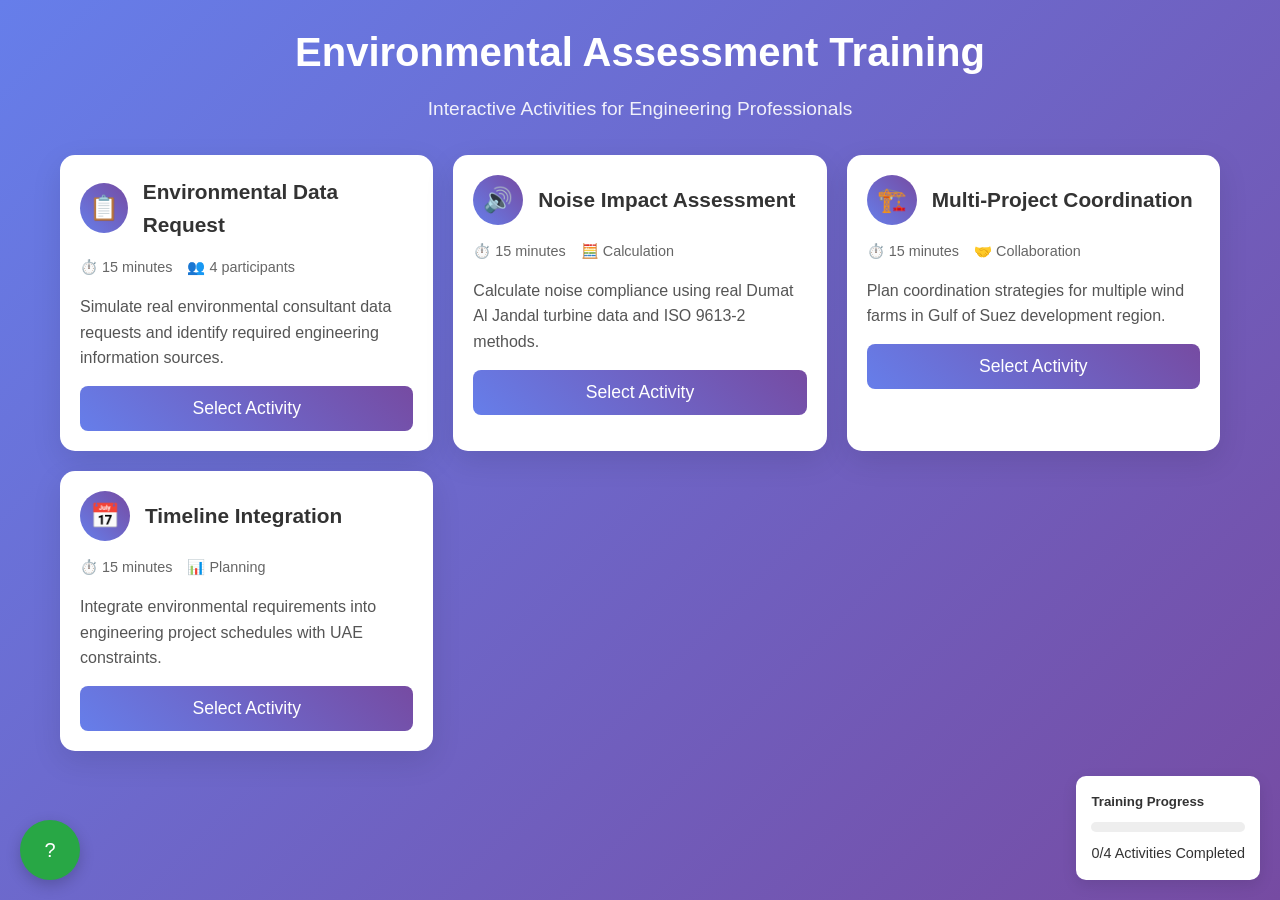
<file: d4act.html>
<!DOCTYPE html>
<html lang="en">
<head>
    <meta charset="UTF-8">
    <meta name="viewport" content="width=device-width, initial-scale=1.0">
    <title>Environmental Assessment Training Activities</title>
    <style>
        * {
            margin: 0;
            padding: 0;
            box-sizing: border-box;
        }
        
        body {
            font-family: 'Arial', sans-serif;
            line-height: 1.6;
            color: #333;
            background: linear-gradient(135deg, #667eea 0%, #764ba2 100%);
            min-height: 100vh;
        }
        
        .container {
            max-width: 1200px;
            margin: 0 auto;
            padding: 20px;
        }
        
        .header {
            text-align: center;
            color: white;
            margin-bottom: 30px;
        }
        
        .header h1 {
            font-size: 2.5em;
            margin-bottom: 10px;
        }
        
        .header p {
            font-size: 1.2em;
            opacity: 0.9;
        }
        
        .activities-grid {
            display: grid;
            grid-template-columns: repeat(auto-fit, minmax(300px, 1fr));
            gap: 20px;
            margin-bottom: 30px;
        }
        
        .activity-card {
            background: white;
            border-radius: 15px;
            padding: 20px;
            box-shadow: 0 10px 30px rgba(0,0,0,0.1);
            transition: transform 0.3s ease, box-shadow 0.3s ease;
            cursor: pointer;
        }
        
        .activity-card:hover {
            transform: translateY(-5px);
            box-shadow: 0 20px 40px rgba(0,0,0,0.15);
        }
        
        .activity-header {
            display: flex;
            align-items: center;
            margin-bottom: 15px;
        }
        
        .activity-icon {
            width: 50px;
            height: 50px;
            background: linear-gradient(45deg, #667eea, #764ba2);
            border-radius: 50%;
            display: flex;
            align-items: center;
            justify-content: center;
            margin-right: 15px;
            color: white;
            font-size: 1.5em;
        }
        
        .activity-title {
            font-size: 1.3em;
            font-weight: bold;
            color: #333;
        }
        
        .activity-meta {
            display: flex;
            gap: 15px;
            margin-bottom: 15px;
            font-size: 0.9em;
            color: #666;
        }
        
        .meta-item {
            display: flex;
            align-items: center;
            gap: 5px;
        }
        
        .activity-description {
            margin-bottom: 15px;
            color: #555;
        }
        
        .select-button {
            width: 100%;
            padding: 12px;
            background: linear-gradient(45deg, #667eea, #764ba2);
            color: white;
            border: none;
            border-radius: 8px;
            font-size: 1.1em;
            cursor: pointer;
            transition: opacity 0.3s ease;
        }
        
        .select-button:hover {
            opacity: 0.9;
        }
        
        .activity-details {
            display: none;
            background: white;
            border-radius: 15px;
            padding: 30px;
            box-shadow: 0 10px 30px rgba(0,0,0,0.1);
            margin-top: 20px;
        }
        
        .details-header {
            display: flex;
            justify-content: space-between;
            align-items: center;
            margin-bottom: 20px;
            border-bottom: 2px solid #eee;
            padding-bottom: 15px;
        }
        
        .back-button {
            padding: 8px 16px;
            background: #6c757d;
            color: white;
            border: none;
            border-radius: 5px;
            cursor: pointer;
        }
        
        .materials-section {
            margin-bottom: 25px;
        }
        
        .section-title {
            color: #667eea;
            font-size: 1.4em;
            margin-bottom: 15px;
            border-left: 4px solid #667eea;
            padding-left: 10px;
        }
        
        .data-table {
            width: 100%;
            border-collapse: collapse;
            margin: 15px 0;
            background: #f8f9fa;
            border-radius: 8px;
            overflow: hidden;
        }
        
        .data-table th {
            background: #667eea;
            color: white;
            padding: 12px;
            text-align: left;
        }
        
        .data-table td {
            padding: 10px 12px;
            border-bottom: 1px solid #dee2e6;
        }
        
        .calculation-box {
            background: #f8f9fa;
            border: 1px solid #dee2e6;
            border-radius: 8px;
            padding: 20px;
            margin: 15px 0;
            font-family: 'Courier New', monospace;
        }
        
        .worksheet {
            background: #fff3cd;
            border: 1px solid #ffeaa7;
            border-radius: 8px;
            padding: 20px;
            margin: 15px 0;
        }
        
        .solution {
            background: #d4edda;
            border: 1px solid #c3e6cb;
            border-radius: 8px;
            padding: 15px;
            margin: 15px 0;
        }
        
        .print-button {
            padding: 10px 20px;
            background: #28a745;
            color: white;
            border: none;
            border-radius: 5px;
            cursor: pointer;
            margin: 10px 0;
        }
    </style>
</head>
<body>
    <div class="container">
        <div class="header">
            <h1>Environmental Assessment Training</h1>
            <p>Interactive Activities for Engineering Professionals</p>
        </div>
        
        <div id="activities-overview">
            <div class="activities-grid">
                <div class="activity-card" onclick="selectActivity(1)">
                    <div class="activity-header">
                        <div class="activity-icon">📋</div>
                        <div class="activity-title">Environmental Data Request</div>
                    </div>
                    <div class="activity-meta">
                        <div class="meta-item">⏱️ 15 minutes</div>
                        <div class="meta-item">👥 4 participants</div>
                    </div>
                    <div class="activity-description">
                        Simulate real environmental consultant data requests and identify required engineering information sources.
                    </div>
                    <button class="select-button">Select Activity</button>
                </div>
                
                <div class="activity-card" onclick="selectActivity(2)">
                    <div class="activity-header">
                        <div class="activity-icon">🔊</div>
                        <div class="activity-title">Noise Impact Assessment</div>
                    </div>
                    <div class="activity-meta">
                        <div class="meta-item">⏱️ 15 minutes</div>
                        <div class="meta-item">🧮 Calculation</div>
                    </div>
                    <div class="activity-description">
                        Calculate noise compliance using real Dumat Al Jandal turbine data and ISO 9613-2 methods.
                    </div>
                    <button class="select-button">Select Activity</button>
                </div>
                
                <div class="activity-card" onclick="selectActivity(3)">
                    <div class="activity-header">
                        <div class="activity-icon">🏗️</div>
                        <div class="activity-title">Multi-Project Coordination</div>
                    </div>
                    <div class="activity-meta">
                        <div class="meta-item">⏱️ 15 minutes</div>
                        <div class="meta-item">🤝 Collaboration</div>
                    </div>
                    <div class="activity-description">
                        Plan coordination strategies for multiple wind farms in Gulf of Suez development region.
                    </div>
                    <button class="select-button">Select Activity</button>
                </div>
                
                <div class="activity-card" onclick="selectActivity(4)">
                    <div class="activity-header">
                        <div class="activity-icon">📅</div>
                        <div class="activity-title">Timeline Integration</div>
                    </div>
                    <div class="activity-meta">
                        <div class="meta-item">⏱️ 15 minutes</div>
                        <div class="meta-item">📊 Planning</div>
                    </div>
                    <div class="activity-description">
                        Integrate environmental requirements into engineering project schedules with UAE constraints.
                    </div>
                    <button class="select-button">Select Activity</button>
                </div>
            </div>
        </div>
        
        <!-- Activity 1 Details -->
        <div id="activity-1" class="activity-details">
            <div class="details-header">
                <h2>Activity 1: Environmental Data Request Simulation</h2>
                <button class="back-button" onclick="showOverview()">← Back to Activities</button>
            </div>
            
            <div class="materials-section">
                <h3 class="section-title">Scenario Materials</h3>
                <div style="background: #f8f9fa; padding: 20px; border-radius: 8px; border-left: 4px solid #dc3545;">
                    <h4>Environmental Consultant Request Letter</h4>
                    <br>
                    <strong>TO:</strong> Engineering Team Lead<br>
                    <strong>FROM:</strong> Environmental Impact Assessment Consultant<br>
                    <strong>RE:</strong> Dumat Al Jandal Wind Park - Technical Data Requirements<br>
                    <strong>DATE:</strong> <span id="current-date"></span>
                    
                    <p style="margin-top: 15px;">Dear Engineering Team,</p>
                    <p>We are preparing the Environmental Impact Assessment for the Dumat Al Jandal Wind Energy Park and require the following technical specifications:</p>
                    
                    <h5 style="color: #dc3545; margin-top: 15px;">TURBINE SPECIFICATIONS NEEDED:</h5>
                    <ul style="margin-left: 20px;">
                        <li>Sound power levels at different wind speeds (IEC 61400-11 data)</li>
                        <li>Exact turbine model and manufacturer confirmation</li>
                        <li>Hub height and rotor diameter specifications</li>
                        <li>Total turbine count and rated capacity per unit</li>
                        <li>Turbine coordinate positions (GPS coordinates)</li>
                    </ul>
                    
                    <h5 style="color: #dc3545; margin-top: 15px;">CONSTRUCTION DATA NEEDED:</h5>
                    <ul style="margin-left: 20px;">
                        <li>Construction schedule with phase timelines</li>
                        <li>Equipment noise specifications for major activities</li>
                        <li>Material transportation routes and delivery schedules</li>
                        <li>Worker accommodation locations</li>
                        <li>Concrete batching plant specifications and location</li>
                    </ul>
                    
                    <h5 style="color: #dc3545; margin-top: 15px;">SITE LAYOUT REQUIREMENTS:</h5>
                    <ul style="margin-left: 20px;">
                        <li>Site boundary coordinates</li>
                        <li>Access road positions and widths</li>
                        <li>Construction compound locations</li>
                        <li>Electrical infrastructure positions (substations, cables)</li>
                    </ul>
                    
                    <p style="margin-top: 15px;"><strong>Please provide this information within 10 business days to avoid delays in permit application submission.</strong></p>
                    
                    <p>Best regards,<br>Environmental Assessment Team</p>
                </div>
            </div>
            
            <div class="materials-section">
                <h3 class="section-title">Activity Instructions</h3>
                <div class="worksheet">
                    <h4>Task: Data Source Identification (8 minutes)</h4>
                    <p><strong>Instructions:</strong> For each data requirement, identify where you would obtain this information and potential challenges.</p>
                    
                    <table class="data-table">
                        <tr>
                            <th>Data Requirement</th>
                            <th>Source Department/Team</th>
                            <th>Potential Challenges</th>
                            <th>Time Estimate</th>
                        </tr>
                        <tr><td>Sound power levels</td><td>_________________</td><td>_________________</td><td>_______</td></tr>
                        <tr><td>Turbine coordinates</td><td>_________________</td><td>_________________</td><td>_______</td></tr>
                        <tr><td>Construction schedule</td><td>_________________</td><td>_________________</td><td>_______</td></tr>
                        <tr><td>Equipment noise data</td><td>_________________</td><td>_________________</td><td>_______</td></tr>
                        <tr><td>Transportation routes</td><td>_________________</td><td>_________________</td><td>_______</td></tr>
                        <tr><td>Site boundaries</td><td>_________________</td><td>_________________</td><td>_______</td></tr>
                    </table>
                </div>
            </div>
            
            <div class="materials-section">
                <h3 class="section-title">Discussion Points</h3>
                <ul>
                    <li>Which data do you have readily available?</li>
                    <li>What requires coordination with external parties?</li>
                    <li>How long would gathering this information actually take?</li>
                    <li>What format should data be provided in?</li>
                </ul>
            </div>
            
            <button class="print-button" onclick="window.print()">🖨️ Print Activity Materials</button>
        </div>
        
        <!-- Activity 2 Details -->
        <div id="activity-2" class="activity-details">
            <div class="details-header">
                <h2>Activity 2: Noise Impact Quick Assessment</h2>
                <button class="back-button" onclick="showOverview()">← Back to Activities</button>
            </div>
            
            <div class="materials-section">
                <h3 class="section-title">Scenario Setup</h3>
                <p><strong>Project:</strong> Wind turbine located 800m from nearest residence</p>
                <p><strong>Objective:</strong> Determine if 45 dB WHO limit is exceeded</p>
                
                <h4>Given Data (Dumat Al Jandal Project):</h4>
                <table class="data-table">
                    <tr><th>Parameter</th><th>Value</th></tr>
                    <tr><td>Turbine Model</td><td>GE 3.8-130</td></tr>
                    <tr><td>Sound Power Level</td><td>106.5 dB(A) at 10 m/s</td></tr>
                    <tr><td>Hub Height</td><td>155m</td></tr>
                    <tr><td>Distance to Receptor</td><td>800m</td></tr>
                    <tr><td>Ground Type</td><td>Mixed (G = 0.5)</td></tr>
                </table>
            </div>
            
            <div class="materials-section">
                <h3 class="section-title">Calculation Method (ISO 9613-2)</h3>
                
                <div class="calculation-box">
                    <h4>Step 1: Geometric Spreading Loss</h4>
                    <p>Adiv = 20 × log₁₀(d/d₀)</p>
                    <p>Where: d = 800m, d₀ = 1m</p>
                    <p>Adiv = 20 × log₁₀(800) = 20 × 2.9 = 58 dB</p>
                    
                    <h4>Step 2: Atmospheric Absorption</h4>
                    <p>Aatm = α × d/1000</p>
                    <p>At 500 Hz: α = 1.9 dB/km</p>
                    <p>Aatm = 1.9 × 0.8 = 1.5 dB</p>
                    
                    <h4>Step 3: Ground Effect</h4>
                    <p>Agr = 3 dB (conservative estimate for mixed ground)</p>
                    
                    <h4>Step 4: Calculate Sound Pressure Level</h4>
                    <p>LA = LWA - Adiv - Aatm - Agr</p>
                    <p>LA = 106.5 - 58 - 1.5 - 3 = 44 dB(A)</p>
                </div>
            </div>
            
            <div class="materials-section">
                <h3 class="section-title">Activity Worksheet</h3>
                <div class="worksheet">
                    <h4>Complete the Calculation:</h4>
                    <p><strong>Given:</strong></p>
                    <ul>
                        <li>Sound Power Level (LWA): _____ dB(A)</li>
                        <li>Distance (d): _____ m</li>
                        <li>WHO Limit: _____ dB(A)</li>
                    </ul>
                    
                    <p><strong>Calculate:</strong></p>
                    <ol>
                        <li>Geometric Loss: Adiv = 20 × log₁₀(800) = _____</li>
                        <li>Atmospheric Loss: Aatm = 1.9 × 0.8 = _____</li>
                        <li>Ground Loss: Agr = _____ (use 3 dB)</li>
                        <li>Final Level: LA = 106.5 - ____ - ____ - ____ = _____</li>
                        <li>Compliance: Does ____ dB exceed 45 dB limit? YES/NO</li>
                    </ol>
                </div>
                
                <div class="solution">
                    <h4>Solution:</h4>
                    <p><strong>Result:</strong> 44 dB(A) - <strong>COMPLIES</strong> with 45 dB WHO guideline</p>
                    <p><strong>Learning Point:</strong> 1 dB margin means turbine positioning is critical</p>
                </div>
            </div>
            
            <div class="materials-section">
                <h3 class="section-title">Discussion Questions</h3>
                <ul>
                    <li>What if the distance was 600m instead?</li>
                    <li>How would you increase the setback distance to ensure compliance?</li>
                    <li>What other factors affect noise levels?</li>
                    <li>How would terrain changes affect the calculation?</li>
                </ul>
            </div>
            
            <button class="print-button" onclick="window.print()">🖨️ Print Activity Materials</button>
        </div>
        
        <!-- Activity 3 Details -->
        <div id="activity-3" class="activity-details">
            <div class="details-header">
                <h2>Activity 3: Multi-Project Scenario Planning</h2>
                <button class="back-button" onclick="showOverview()">← Back to Activities</button>
            </div>
            
            <div class="materials-section">
                <h3 class="section-title">Scenario Background</h3>
                <p><strong>Gulf of Suez Development Area:</strong> Three wind farms in 284 km² region</p>
                
                <table class="data-table">
                    <tr><th>Project</th><th>Turbines</th><th>Construction Period</th><th>Port</th></tr>
                    <tr>
                        <td><strong>Project A (Your Project)</strong></td>
                        <td>132 × 3.8 MW</td>
                        <td>Jan 2025 - Dec 2026</td>
                        <td>Ain Sokhna</td>
                    </tr>
                    <tr>
                        <td><strong>Project B (Competitor)</strong></td>
                        <td>96 × 2.6 MW</td>
                        <td>Mar 2025 - Oct 2026</td>
                        <td>Ain Sokhna (same)</td>
                    </tr>
                    <tr>
                        <td><strong>Project C (Different Developer)</strong></td>
                        <td>191 × 2.6 MW</td>
                        <td>Jun 2025 - Mar 2027</td>
                        <td>Suez (different)</td>
                    </tr>
                </table>
            </div>
            
            <div class="materials-section">
                <h3 class="section-title">Challenge Questions</h3>
                
                <div class="worksheet">
                    <h4>1. Port Coordination Issues</h4>
                    <p><strong>Problem:</strong> Ain Sokhna port handles Projects A & B simultaneously</p>
                    <p><strong>Your Task:</strong> Identify coordination requirements</p>
                    <ul style="margin-top: 10px;">
                        <li>□ _________________________________</li>
                        <li>□ _________________________________</li>
                        <li>□ _________________________________</li>
                        <li>□ _________________________________</li>
                    </ul>
                    
                    <h4>2. Noise Cumulation Assessment</h4>
                    <p><strong>Given:</strong> Projects B & C have turbines within 5km of your boundary</p>
                    <p><strong>Your Task:</strong> What additional data do you need?</p>
                    <ul style="margin-top: 10px;">
                        <li>□ _________________________________</li>
                        <li>□ _________________________________</li>
                        <li>□ _________________________________</li>
                        <li>□ _________________________________</li>
                    </ul>
                    
                    <h4>3. Construction Traffic</h4>
                    <p><strong>Problem:</strong> All projects use same highway access</p>
                    <p><strong>Your Task:</strong> Identify management strategies</p>
                    <ul style="margin-top: 10px;">
                        <li>□ _________________________________</li>
                        <li>□ _________________________________</li>
                        <li>□ _________________________________</li>
                        <li>□ _________________________________</li>
                    </ul>
                </div>
            </div>
            
            <div class="materials-section">
                <h3 class="section-title">Impact Assessment Matrix</h3>
                <table class="data-table">
                    <tr><th>Impact Type</th><th>Project A</th><th>Project B</th><th>Project C</th><th>Combined Effect</th></tr>
                    <tr><td>Noise</td><td>✓</td><td>✓</td><td>-</td><td>Medium</td></tr>
                    <tr><td>Visual</td><td>✓</td><td>-</td><td>✓</td><td>Medium</td></tr>
                    <tr><td>Traffic</td><td>✓</td><td>✓</td><td>✓</td><td>HIGH</td></tr>
                    <tr><td>Port Use</td><td>✓</td><td>✓</td><td>-</td><td>HIGH</td></tr>
                </table>
                <p><em>Legend: ✓ = Impact, - = No Impact</em></p>
            </div>
            
            <div class="materials-section">
                <h3 class="section-title">Group Discussion Framework</h3>
                <ul>
                    <li><strong>Phase 1 (5 min):</strong> Each participant identifies one major coordination challenge</li>
                    <li><strong>Phase 2 (5 min):</strong> Develop collaborative solutions</li>
                    <li><strong>Phase 3 (5 min):</strong> Present findings and discuss benefits</li>
                </ul>
            </div>
            
            <button class="print-button" onclick="window.print()">🖨️ Print Activity Materials</button>
        </div>
        
        <!-- Activity 4 Details -->
        <div id="activity-4" class="activity-details">
            <div class="details-header">
                <h2>Activity 4: Environmental Requirements Integration</h2>
                <button class="back-button" onclick="showOverview()">← Back to Activities</button>
            </div>
            
            <div class="materials-section">
                <h3 class="section-title">Project Scenario</h3>
                <table class="data-table">
                    <tr><th>Parameter</th><th>Value</th></tr>
                    <tr><td>Location</td><td>UAE desert site near residential area</td></tr>
                    <tr><td>Project Size</td><td>50 × 3.5 MW wind turbines</td></tr>
                    <tr><td>Timeline</td><td>24-month development</td></tr>
                    <tr><td>Noise Limit</td><td>35 dB(A) at nearest residence (2.1 km)</td></tr>
                    <tr><td>Bird Migration</td><td>March-May restrictions</td></tr>
                    <tr><td>Cloud Seeding</td><td>UAE NCM operations in region</td></tr>
                    <tr><td>Visual Impact</td><td>Tourist route 8 km south</td></tr>
                </table>
            </div>
            
            <div class="materials-section">
                <h3 class="section-title">Timeline Integration Worksheet</h3>
                <div class="worksheet">
                    <h4>Create Timeline with Environmental Milestones</h4>
                    
                    <div style="margin-bottom: 20px;">
                        <strong>MONTH 1-3: Pre-Development</strong>
                        <br>Engineering Activities: ________________________________
                        <br>Environmental Requirements: ________________________________
                    </div>
                    
                    <div style="margin-bottom: 20px;">
                        <strong>MONTH 4-9: Infrastructure Development</strong>
                        <br>Engineering Activities: ________________________________
                        <br>Environmental Requirements: ________________________________
                    </div>
                    
                    <div style="margin-bottom: 20px;">
                        <strong>MONTH 10-15: Turbine Installation</strong>
                        <br>Engineering Activities: ________________________________
                        <br>Environmental Requirements: ________________________________
                    </div>
                    
                    <div style="margin-bottom: 20px;">
                        <strong>MONTH 16-21: Commissioning</strong>
                        <br>Engineering Activities: ________________________________
                        <br>Environmental Requirements: ________________________________
                    </div>
                    
                    <div style="margin-bottom: 20px;">
                        <strong>MONTH 22-24: Operation</strong>
                        <br>Engineering Activities: ________________________________
                        <br>Environmental Requirements: ________________________________
                    </div>
                </div>
            </div>
            
            <div class="materials-section">
                <h3 class="section-title">Technical Data Integration</h3>
                <div class="worksheet">
                    <h4>Technical Data Needed for Environmental Assessment:</h4>
                    <ul>
                        <li>✓ Turbine sound power: ____ dB(A) at 10 m/s</li>
                        <li>✓ Hub height: ____ m, Rotor diameter: ____ m</li>
                        <li>✓ Foundation type: ____ (noise during construction)</li>
                        <li>✓ Construction equipment: ____ (noise levels)</li>
                        <li>✓ Material delivery schedule: ____ (traffic impact)</li>
                        <li>✓ Lighting specifications: ____ (visual/wildlife impact)</li>
                    </ul>
                </div>
            </div>
            
            <div class="materials-section">
                <h3 class="section-title">Solution Framework</h3>
                <div class="solution">
                    <h4>Sample Integration Timeline:</h4>
                    <ul>
                        <li><strong>Month 1-3:</strong> Site surveys, baseline studies, permit applications</li>
                        <li><strong>Month 4-9:</strong> Infrastructure (avoid March-May migration)</li>
                        <li><strong>Month 10-15:</strong> Installation (coordinate with NCM cloud seeding)</li>
                        <li><strong>Month 16-21:</strong> Testing (implement noise controls)</li>
                        <li><strong>Month 22-24:</strong> Operations (ongoing monitoring)</li>
                    </ul>
                </div>
            </div>
            
            <div class="materials-section">
                <h3 class="section-title">Group Exercise Instructions</h3>
                <ol>
                    <li><strong>Individual Planning (5 min):</strong> Each participant completes timeline</li>
                    <li><strong>Team Integration (7 min):</strong> Combine timelines, identify conflicts</li>
                    <li><strong>Solution Development (3 min):</strong> Finalize integrated schedule</li>
                </ol>
            </div>
            
            <button class="print-button" onclick="window.print()">🖨️ Print Activity Materials</button>
        </div>
    </div>
    
    <script>
        // Set current date
        document.getElementById('current-date').textContent = new Date().toLocaleDateString();
        
        function selectActivity(activityNumber) {
            // Hide overview
            document.getElementById('activities-overview').style.display = 'none';
            
            // Hide all activity details
            for (let i = 1; i <= 4; i++) {
                document.getElementById('activity-' + i).style.display = 'none';
            }
            
            // Show selected activity
            document.getElementById('activity-' + activityNumber).style.display = 'block';
            
            // Scroll to top
            window.scrollTo(0, 0);
        }
function showOverview() {
            // Hide all activity details
            for (let i = 1; i <= 4; i++) {
                document.getElementById('activity-' + i).style.display = 'none';
            }
            
            // Show overview
            document.getElementById('activities-overview').style.display = 'block';
            
            // Scroll to top
            window.scrollTo(0, 0);
        }
        
        // Print function for individual activities
        function printActivity(activityNumber) {
            const originalContents = document.body.innerHTML;
            const activityContent = document.getElementById('activity-' + activityNumber).innerHTML;
            
            document.body.innerHTML = `
                <div style="font-family: Arial, sans-serif; padding: 20px;">
                    <h1>Environmental Assessment Training Activity ${activityNumber}</h1>
                    ${activityContent}
                </div>
            `;
            
            window.print();
            document.body.innerHTML = originalContents;
            
            // Re-attach event listeners
            location.reload();
        }
        
        // Calculator functions for Activity 2
        function calculateNoise() {
            const soundPower = parseFloat(document.getElementById('sound-power').value) || 106.5;
            const distance = parseFloat(document.getElementById('distance').value) || 800;
            
            const geometricLoss = 20 * Math.log10(distance);
            const atmosphericLoss = 1.9 * (distance / 1000);
            const groundLoss = 3;
            
            const finalLevel = soundPower - geometricLoss - atmosphericLoss - groundLoss;
            const compliance = finalLevel <= 45 ? 'COMPLIES' : 'EXCEEDS LIMIT';
            
            document.getElementById('calc-result').innerHTML = `
                <h4>Calculation Results:</h4>
                <p>Geometric Loss: ${geometricLoss.toFixed(1)} dB</p>
                <p>Atmospheric Loss: ${atmosphericLoss.toFixed(1)} dB</p>
                <p>Ground Loss: ${groundLoss} dB</p>
                <p><strong>Final Noise Level: ${finalLevel.toFixed(1)} dB(A)</strong></p>
                <p style="color: ${finalLevel <= 45 ? 'green' : 'red'}"><strong>${compliance}</strong></p>
            `;
        }
        
        // Dynamic content updates
        function updateProjectData() {
            const projectSelect = document.getElementById('project-select');
            const selectedProject = projectSelect.value;
            
            const projectData = {
                'dumat': {
                    name: 'Dumat Al Jandal',
                    turbines: '132 × GE 3.8-130',
                    soundPower: '106.5 dB(A)',
                    hubHeight: '155m',
                    location: 'Saudi Arabia'
                },
                'amunet': {
                    name: 'Amunet Wind Farm',
                    turbines: '500MW capacity',
                    soundPower: '110.1 dB(A)',
                    hubHeight: '120m',
                    location: 'Egypt'
                }
            };
            
            if (projectData[selectedProject]) {
                const data = projectData[selectedProject];
                document.getElementById('project-info').innerHTML = `
                    <h4>${data.name} Project Data:</h4>
                    <ul>
                        <li>Configuration: ${data.turbines}</li>
                        <li>Sound Power: ${data.soundPower}</li>
                        <li>Hub Height: ${data.hubHeight}</li>
                        <li>Location: ${data.location}</li>
                    </ul>
                `;
            }
        }
        
        // Form validation and submission
        function submitWorksheet(activityNumber) {
            const form = document.getElementById(`worksheet-${activityNumber}`);
            const formData = new FormData(form);
            
            alert('Worksheet submitted! Results will be discussed in the group session.');
        }
        
        // Progress tracking
        let completedActivities = [];
        
        function markActivityComplete(activityNumber) {
            if (!completedActivities.includes(activityNumber)) {
                completedActivities.push(activityNumber);
                updateProgress();
            }
        }
        
        function updateProgress() {
            const progressBar = document.getElementById('progress-bar');
            const progressText = document.getElementById('progress-text');
            const progress = (completedActivities.length / 4) * 100;
            
            progressBar.style.width = progress + '%';
            progressText.textContent = `${completedActivities.length}/4 Activities Completed`;
        }
        
        // Initialize on page load
        window.onload = function() {
            updateProgress();
        };
    </script>
    
    <!-- Additional Interactive Elements -->
    <div id="activity-2-calculator" style="display: none; background: #f8f9fa; padding: 20px; border-radius: 8px; margin: 20px 0;">
        <h4>Interactive Noise Calculator</h4>
        <div style="display: grid; grid-template-columns: repeat(auto-fit, minmax(200px, 1fr)); gap: 15px; margin-bottom: 15px;">
            <div>
                <label>Sound Power Level (dB):</label>
                <input type="number" id="sound-power" value="106.5" step="0.1" style="width: 100%; padding: 8px; margin-top: 5px;">
            </div>
            <div>
                <label>Distance to Receptor (m):</label>
                <input type="number" id="distance" value="800" step="1" style="width: 100%; padding: 8px; margin-top: 5px;">
            </div>
        </div>
        <button onclick="calculateNoise()" style="padding: 10px 20px; background: #667eea; color: white; border: none; border-radius: 5px; cursor: pointer;">Calculate Noise Level</button>
        <div id="calc-result" style="margin-top: 15px;"></div>
    </div>
    
    <!-- Progress Tracker -->
    <div id="progress-tracker" style="position: fixed; bottom: 20px; right: 20px; background: white; padding: 15px; border-radius: 10px; box-shadow: 0 5px 15px rgba(0,0,0,0.1); max-width: 200px;">
        <h5 style="margin: 0 0 10px 0;">Training Progress</h5>
        <div style="background: #eee; height: 10px; border-radius: 5px; overflow: hidden;">
            <div id="progress-bar" style="height: 100%; background: linear-gradient(45deg, #667eea, #764ba2); width: 0%; transition: width 0.3s ease;"></div>
        </div>
        <p id="progress-text" style="margin: 10px 0 0 0; font-size: 0.9em;">0/4 Activities Completed</p>
    </div>
    
    <!-- Project Data Selector (for Activity 2) -->
    <div id="project-selector" style="display: none; background: #fff3cd; padding: 15px; border-radius: 8px; margin: 15px 0;">
        <label for="project-select">Select Project Data:</label>
        <select id="project-select" onchange="updateProjectData()" style="padding: 8px; margin-left: 10px;">
            <option value="dumat">Dumat Al Jandal (Saudi Arabia)</option>
            <option value="amunet">Amunet Wind Farm (Egypt)</option>
        </select>
        <div id="project-info" style="margin-top: 15px;"></div>
    </div>
    
    <!-- Reference Materials Panel -->
    <div id="reference-panel" style="display: none; background: #e3f2fd; padding: 20px; border-radius: 8px; margin: 20px 0;">
        <h4>Quick Reference Materials</h4>
        
        <div class="reference-section">
            <h5>Noise Assessment Standards</h5>
            <ul>
                <li><strong>ISO 9613-2:</strong> Sound propagation calculation standard</li>
                <li><strong>IEC 61400-11:</strong> Wind turbine acoustic measurement</li>
                <li><strong>WHO Guidelines:</strong> 45 dB(A) annual average limit</li>
                <li><strong>IFC Standard:</strong> 35 dB(A) screening threshold</li>
            </ul>
        </div>
        
        <div class="reference-section">
            <h5>MENA Environmental Authorities</h5>
            <ul>
                <li><strong>UAE:</strong> Environment Agency - Abu Dhabi (EAD)</li>
                <li><strong>Saudi Arabia:</strong> Ministry of Environment, Water & Agriculture</li>
                <li><strong>Qatar:</strong> Ministry of Environment and Climate Change</li>
                <li><strong>Oman:</strong> Ministry of Environment and Climate Affairs</li>
            </ul>
        </div>
        
        <div class="reference-section">
            <h5>Key Formulas</h5>
            <div style="font-family: monospace; background: white; padding: 10px; border-radius: 5px;">
                <p>Noise Level: LA = LWA - Adiv - Aatm - Agr</p>
                <p>Geometric Loss: Adiv = 20 × log₁₀(distance)</p>
                <p>Atmospheric Loss: Aatm = α × distance(km)</p>
            </div>
        </div>
    </div>
    
    <!-- Activity Completion Certificates -->
    <div id="certificates" style="display: none;">
        <div class="certificate" style="background: linear-gradient(45deg, #667eea, #764ba2); color: white; padding: 30px; border-radius: 15px; text-align: center; margin: 20px 0;">
            <h2>Certificate of Completion</h2>
            <h3>Environmental Assessment Training</h3>
            <p>This certifies that you have successfully completed the interactive training activities for environmental assessment in wind energy projects.</p>
            <p><strong>Activities Completed:</strong></p>
            <ul style="list-style: none; padding: 0;">
                <li>✓ Environmental Data Request Simulation</li>
                <li>✓ Noise Impact Assessment Calculation</li>
                <li>✓ Multi-Project Coordination Planning</li>
                <li>✓ Timeline Integration Exercise</li>
            </ul>
            <p style="margin-top: 30px;"><strong>Date:</strong> <span id="completion-date"></span></p>
        </div>
    </div>
    
    <!-- Help and Instructions Modal -->
    <div id="help-modal" style="display: none; position: fixed; top: 0; left: 0; width: 100%; height: 100%; background: rgba(0,0,0,0.8); z-index: 1000;">
        <div style="background: white; margin: 5% auto; padding: 30px; border-radius: 15px; max-width: 600px; position: relative;">
            <span onclick="closeHelp()" style="position: absolute; top: 15px; right: 20px; font-size: 30px; cursor: pointer;">&times;</span>
            <h3>How to Use This Training Platform</h3>
            <ol>
                <li><strong>Select an Activity:</strong> Click on any activity card to view detailed materials</li>
                <li><strong>Follow Instructions:</strong> Each activity includes scenario materials, worksheets, and discussion points</li>
                <li><strong>Use Interactive Tools:</strong> Some activities include calculators and data selectors</li>
                <li><strong>Print Materials:</strong> Use the print button to get physical worksheets</li>
                <li><strong>Track Progress:</strong> Your completion status is shown in the bottom-right corner</li>
                <li><strong>Reference Materials:</strong> Quick reference panels provide supporting information</li>
            </ol>
            
            <h4>Technical Requirements</h4>
            <ul>
                <li>Modern web browser (Chrome, Firefox, Safari, Edge)</li>
                <li>Calculator (for noise calculations)</li>
                <li>Printer access (optional, for physical worksheets)</li>
            </ul>
            
            <h4>Best Practices</h4>
            <ul>
                <li>Complete activities in order (1→2→3→4)</li>
                <li>Work in small groups of 2-4 people</li>
                <li>Discuss results after each activity</li>
                <li>Use real project data when available</li>
            </ul>
        </div>
    </div>
    
    <!-- Floating Help Button -->
    <button onclick="showHelp()" style="position: fixed; bottom: 20px; left: 20px; background: #28a745; color: white; border: none; border-radius: 50%; width: 60px; height: 60px; font-size: 20px; cursor: pointer; box-shadow: 0 5px 15px rgba(0,0,0,0.2);">?</button>
    
    <script>
        function showHelp() {
            document.getElementById('help-modal').style.display = 'block';
        }
        
        function closeHelp() {
            document.getElementById('help-modal').style.display = 'none';
        }
        
        // Show completion certificate when all activities done
        function checkCompletion() {
            if (completedActivities.length === 4) {
                document.getElementById('completion-date').textContent = new Date().toLocaleDateString();
                document.getElementById('certificates').style.display = 'block';
            }
        }
        
        // Enhanced activity selection with completion tracking
        function selectActivity(activityNumber) {
            document.getElementById('activities-overview').style.display = 'none';
            
            for (let i = 1; i <= 4; i++) {
                document.getElementById('activity-' + i).style.display = 'none';
            }
            
            document.getElementById('activity-' + activityNumber).style.display = 'block';
            
            // Show activity-specific tools
            if (activityNumber === 2) {
                document.getElementById('activity-2-calculator').style.display = 'block';
                document.getElementById('project-selector').style.display = 'block';
                updateProjectData();
            }
            
            document.getElementById('reference-panel').style.display = 'block';
            
            markActivityComplete(activityNumber);
            checkCompletion();
            
            window.scrollTo(0, 0);
        }
        
        // Enhanced showOverview function
        function showOverview() {
            for (let i = 1; i <= 4; i++) {
                document.getElementById('activity-' + i).style.display = 'none';
            }
            
            document.getElementById('activities-overview').style.display = 'block';
            document.getElementById('activity-2-calculator').style.display = 'none';
            document.getElementById('project-selector').style.display = 'none';
            document.getElementById('reference-panel').style.display = 'none';
            
            window.scrollTo(0, 0);
        }
    </script>
</body>
</html>
</file>
